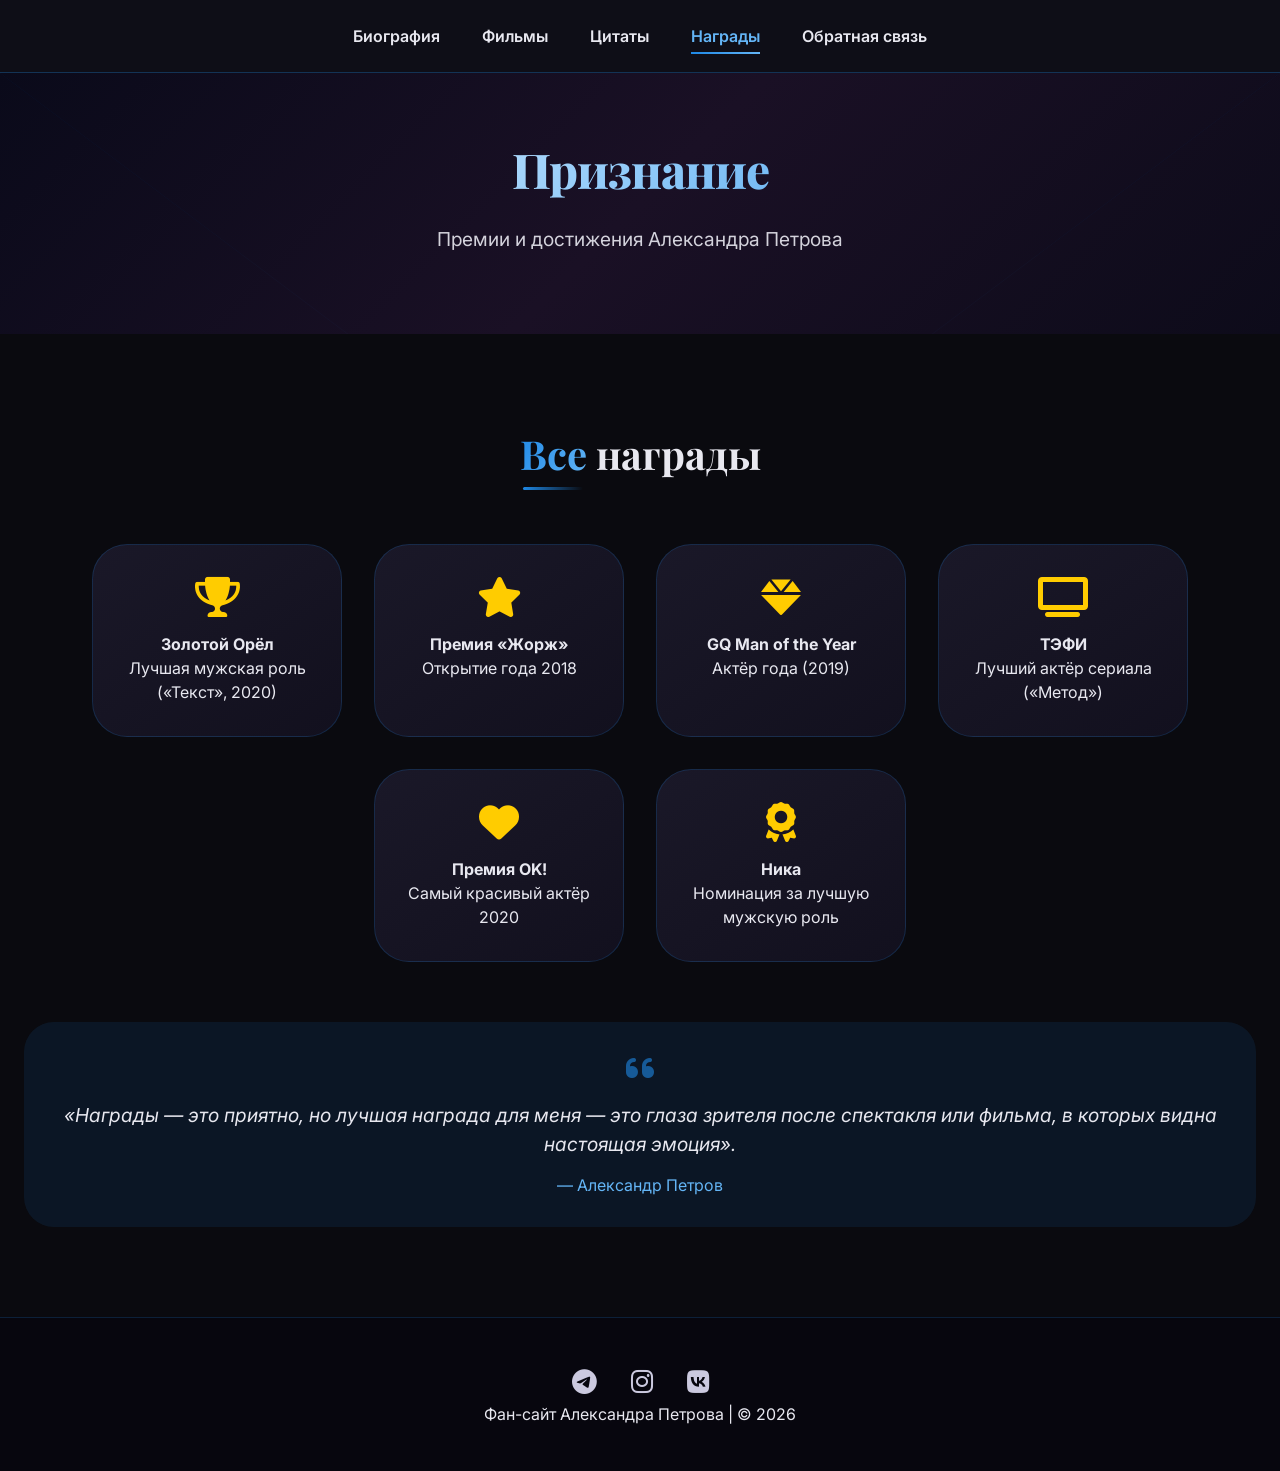
<file: awards.html>
<!DOCTYPE html>
<html lang="ru">
<head>
    <meta charset="UTF-8">
    <meta name="viewport" content="width=device-width, initial-scale=1.0, user-scalable=yes">
    <title>Александр Петров | Награды</title>
    <link href="https://fonts.googleapis.com/css2?family=Playfair+Display:wght@400;500;600;700;800&family=Inter:wght@300;400;500;600;700;800&display=swap" rel="stylesheet">
    <link rel="stylesheet" href="https://cdnjs.cloudflare.com/ajax/libs/font-awesome/6.0.0-beta3/css/all.min.css">
    <link href="https://unpkg.com/aos@2.3.1/dist/aos.css" rel="stylesheet">
    <link rel="stylesheet" href="style.css">
</head>
<body>
    <nav class="nav-links">
        <a href="index.html">Биография</a>
        <a href="films.html">Фильмы</a>
        <a href="quotes.html">Цитаты</a>
        <a href="awards.html" class="active">Награды</a>
        <a href="feedback.html">Обратная связь</a>
    </nav>

    <section class="hero small-hero">
        <div class="container hero-content">
            <h1>Признание</h1>
            <div class="subtitle">Премии и достижения Александра Петрова</div>
        </div>
    </section>

    <section id="awards">
        <div class="container">
            <h2 class="section-title"><span>Все</span> награды</h2>
            <div class="awards-grid" id="awards-container"></div>
            <div class="awards-quote" data-aos="fade-up" style="margin-top: 60px; text-align: center; padding: 30px; background: rgba(30,136,229,0.1); border-radius: 30px;">
                <i class="fas fa-quote-left" style="font-size: 2rem; color: #1e88e5; opacity: 0.6;"></i>
                <p style="font-size: 1.2rem; margin-top: 15px; font-style: italic;">«Награды — это приятно, но лучшая награда для меня — это глаза зрителя после спектакля или фильма, в которых видна настоящая эмоция».</p>
                <p style="margin-top: 15px; color: #64b5f6;">— Александр Петров</p>
            </div>
        </div>
    </section>

    <footer>
        <div class="container">
            <div class="social-icons">
                <a href="https://t.me/kry0s67" target="_blank"><i class="fab fa-telegram"></i></a>
                <a href="#"><i class="fab fa-instagram"></i></a>
                <a href="#"><i class="fab fa-vk"></i></a>
            </div>
            <p>Фан-сайт Александра Петрова | © 2026</p>
        </div>
    </footer>

    <script src="https://unpkg.com/aos@2.3.1/dist/aos.js"></script>
    <script src="awards-script.js"></script>
</body>
</html>
</file>
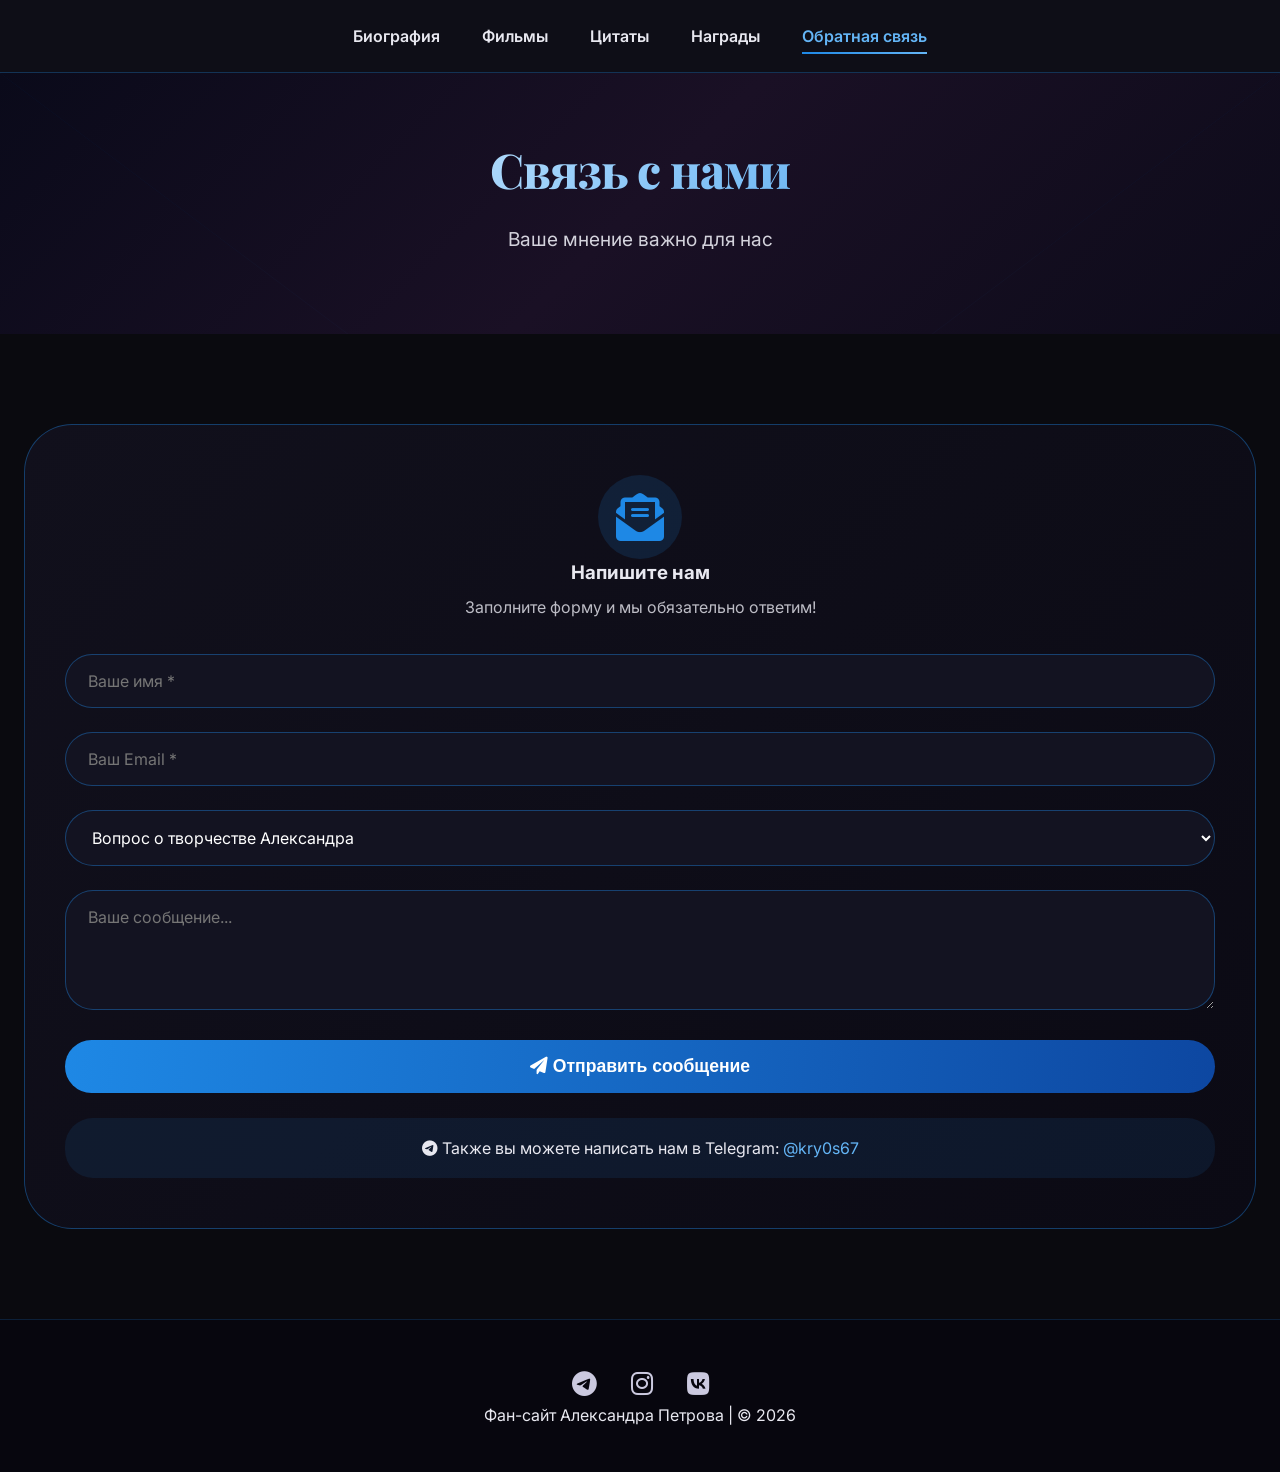
<file: feedback.html>
<!DOCTYPE html>
<html lang="ru">
<head>
    <meta charset="UTF-8">
    <meta name="viewport" content="width=device-width, initial-scale=1.0, user-scalable=yes">
    <title>Александр Петров | Обратная связь</title>
    <link href="https://fonts.googleapis.com/css2?family=Playfair+Display:wght@400;500;600;700;800&family=Inter:wght@300;400;500;600;700;800&display=swap" rel="stylesheet">
    <link rel="stylesheet" href="https://cdnjs.cloudflare.com/ajax/libs/font-awesome/6.0.0-beta3/css/all.min.css">
    <link href="https://unpkg.com/aos@2.3.1/dist/aos.css" rel="stylesheet">
    <link rel="stylesheet" href="style.css">
</head>
<body>
    <nav class="nav-links">
        <a href="index.html">Биография</a>
        <a href="films.html">Фильмы</a>
        <a href="quotes.html">Цитаты</a>
        <a href="awards.html">Награды</a>
        <a href="feedback.html" class="active">Обратная связь</a>
    </nav>

    <section class="hero small-hero">
        <div class="container hero-content">
            <h1>Связь с нами</h1>
            <div class="subtitle">Ваше мнение важно для нас</div>
        </div>
    </section>

    <section id="feedback">
        <div class="container">
            <div class="feedback-section" data-aos="fade-up">
                <div class="feedback-title">
                    <i class="fas fa-envelope-open-text"></i>
                    <h3>Напишите нам</h3>
                    <p style="opacity:0.8; margin-top: 8px;">Заполните форму и мы обязательно ответим!</p>
                </div>
                
                <!-- ИСПРАВЛЕННАЯ ФОРМА - рабочий Formspree endpoint -->
                <form id="contactForm" action="https://formspree.io/f/xgvargdp" method="POST">
                    <div class="form-group">
                        <input type="text" name="name" id="name" placeholder="Ваше имя *" required>
                    </div>
                    <div class="form-group">
                        <input type="email" name="email" id="email" placeholder="Ваш Email *" required>
                    </div>
                    <div class="form-group">
                        <select name="topic" id="topic">
                            <option value="question">Вопрос о творчестве Александра</option>
                            <option value="suggestion">Пожелание для сайта</option>
                            <option value="cooperation">Сотрудничество</option>
                            <option value="other">Другое</option>
                        </select>
                    </div>
                    <div class="form-group">
                        <textarea name="message" id="message" placeholder="Ваше сообщение..." required></textarea>
                    </div>
                    <input type="hidden" name="_subject" value="Новое сообщение с фан-сайта Александр Петрова">
                    <input type="hidden" name="_next" value="https://kry0s67.github.io/thanks.html">
                    <button type="submit" class="feedback-btn" id="submitBtn">
                        <i class="fas fa-paper-plane"></i> Отправить сообщение
                    </button>
                    <div id="formStatus" class="form-status"></div>
                </form>
                
                <div class="telegram-mini">
                    <i class="fab fa-telegram"></i> Также вы можете написать нам в Telegram: 
                    <a href="https://t.me/kry0s67" target="_blank">@kry0s67</a>
                </div>
            </div>
        </div>
    </section>

    <footer>
        <div class="container">
            <div class="social-icons">
                <a href="https://t.me/kry0s67" target="_blank"><i class="fab fa-telegram"></i></a>
                <a href="#"><i class="fab fa-instagram"></i></a>
                <a href="#"><i class="fab fa-vk"></i></a>
            </div>
            <p>Фан-сайт Александра Петрова | © 2026</p>
        </div>
    </footer>

    <script src="https://unpkg.com/aos@2.3.1/dist/aos.js"></script>
    <script src="feedback-script.js"></script>
</body>
</html>
</file>
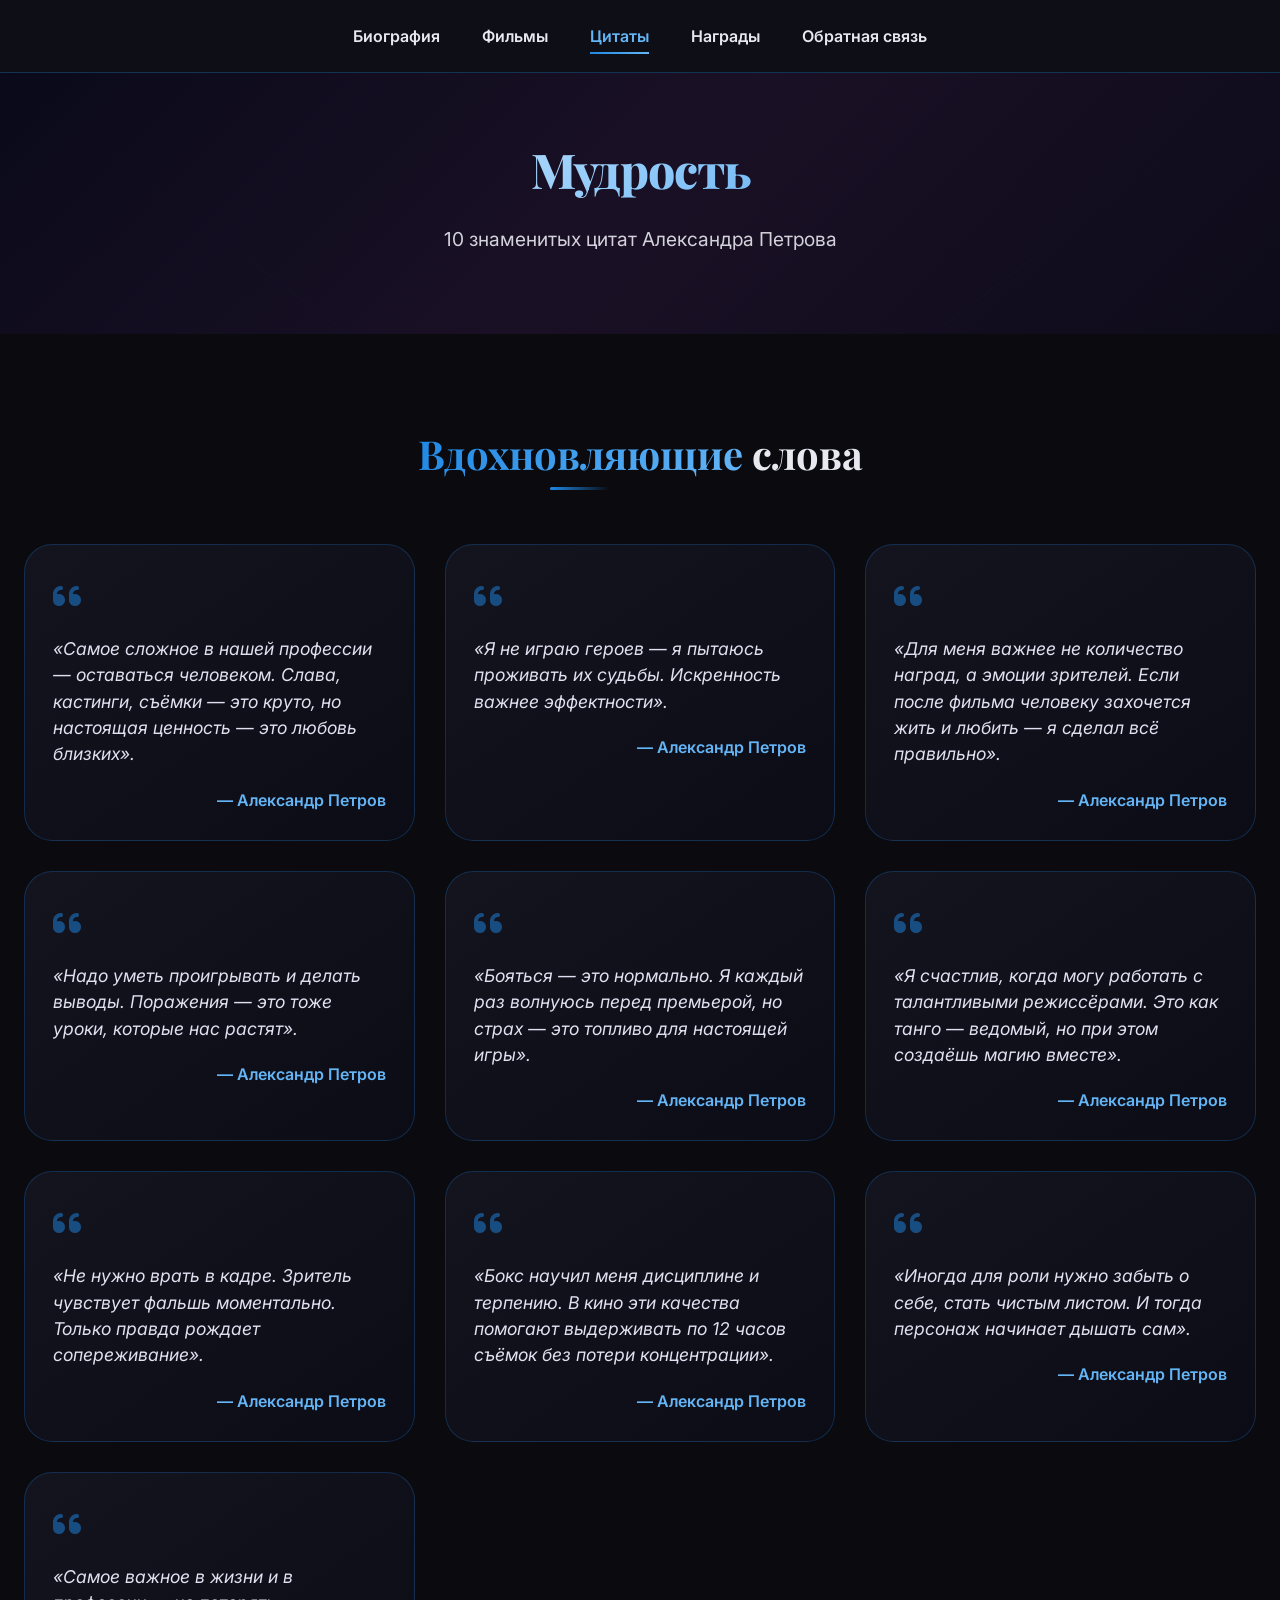
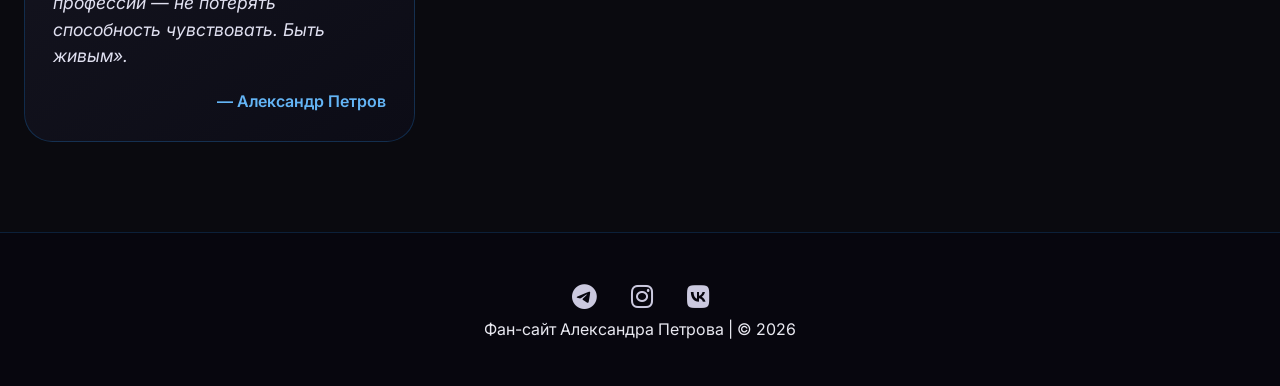
<file: quotes.html>
<!DOCTYPE html>
<html lang="ru">
<head>
    <meta charset="UTF-8">
    <meta name="viewport" content="width=device-width, initial-scale=1.0, user-scalable=yes">
    <title>Александр Петров | Цитаты</title>
    <link href="https://fonts.googleapis.com/css2?family=Playfair+Display:wght@400;500;600;700;800&family=Inter:wght@300;400;500;600;700;800&display=swap" rel="stylesheet">
    <link rel="stylesheet" href="https://cdnjs.cloudflare.com/ajax/libs/font-awesome/6.0.0-beta3/css/all.min.css">
    <link href="https://unpkg.com/aos@2.3.1/dist/aos.css" rel="stylesheet">
    <link rel="stylesheet" href="style.css">
</head>
<body>
    <nav class="nav-links">
        <a href="index.html">Биография</a>
        <a href="films.html">Фильмы</a>
        <a href="quotes.html" class="active">Цитаты</a>
        <a href="awards.html">Награды</a>
        <a href="feedback.html">Обратная связь</a>
    </nav>

    <section class="hero small-hero">
        <div class="container hero-content">
            <h1>Мудрость</h1>
            <div class="subtitle">10 знаменитых цитат Александра Петрова</div>
        </div>
    </section>

    <section id="quotes">
        <div class="container">
            <h2 class="section-title"><span>Вдохновляющие</span> слова</h2>
            <div class="quotes-gallery" id="quotes-container"></div>
        </div>
    </section>

    <footer>
        <div class="container">
            <div class="social-icons">
                <a href="https://t.me/kry0s67" target="_blank"><i class="fab fa-telegram"></i></a>
                <a href="#"><i class="fab fa-instagram"></i></a>
                <a href="#"><i class="fab fa-vk"></i></a>
            </div>
            <p>Фан-сайт Александра Петрова | © 2026</p>
        </div>
    </footer>

    <script src="https://unpkg.com/aos@2.3.1/dist/aos.js"></script>
    <script src="quotes-script.js"></script>
</body>
</html>
</file>
<file: style.css>
* {
    margin: 0;
    padding: 0;
    box-sizing: border-box;
}

body {
    font-family: 'Inter', sans-serif;
    background-color: #0a0a0f;
    color: #e8e8f0;
    line-height: 1.5;
    overflow-x: hidden;
}

::-webkit-scrollbar {
    width: 10px;
}
::-webkit-scrollbar-track {
    background: #1a1a2e;
}
::-webkit-scrollbar-thumb {
    background: linear-gradient(135deg, #1e88e5, #0d47a1);
    border-radius: 20px;
}

.container {
    max-width: 1280px;
    margin: 0 auto;
    padding: 0 24px;
}

@keyframes fadeInUp {
    from { opacity: 0; transform: translateY(40px); }
    to { opacity: 1; transform: translateY(0); }
}

@keyframes glowPulse {
    0%, 100% { text-shadow: 0 0 20px rgba(30, 136, 229, 0.3); }
    50% { text-shadow: 0 0 40px rgba(30, 136, 229, 0.6); }
}

@keyframes float {
    0%, 100% { transform: translateY(0px); }
    50% { transform: translateY(-10px); }
}

/* Навигация */
.nav-links {
    display: flex;
    justify-content: center;
    gap: 42px;
    background: rgba(15, 15, 25, 0.95);
    backdrop-filter: blur(12px);
    padding: 18px 0;
    position: sticky;
    top: 0;
    z-index: 100;
    border-bottom: 1px solid rgba(30, 136, 229, 0.3);
}

.nav-links a {
    text-decoration: none;
    font-weight: 600;
    color: #e8e8f0;
    transition: 0.3s;
    font-size: 1rem;
    padding: 6px 0;
    position: relative;
}

.nav-links a::after {
    content: '';
    position: absolute;
    bottom: 0;
    left: 0;
    width: 0;
    height: 2px;
    background: linear-gradient(90deg, #1e88e5, #64b5f6);
    transition: width 0.3s ease;
}

.nav-links a:hover::after,
.nav-links a.active::after {
    width: 100%;
}

.nav-links a:hover,
.nav-links a.active {
    color: #64b5f6;
}

/* Hero */
.hero {
    background: linear-gradient(135deg, #0a0a1a 0%, #1a1025 50%, #0d0b1a 100%);
    padding: 100px 0 120px;
    text-align: center;
    position: relative;
    overflow: hidden;
}

.hero.small-hero {
    padding: 60px 0 80px;
}

.hero::before {
    content: "";
    position: absolute;
    top: 0;
    left: 0;
    width: 100%;
    height: 100%;
    background-image: url('data:image/svg+xml;utf8,<svg xmlns="http://www.w3.org/2000/svg" viewBox="0 0 2000 1500" opacity="0.05"><path fill="none" stroke="%231e88e5" stroke-width="1" d="M0 0 L2000 1500 M2000 0 L0 1500"/><circle cx="1000" cy="750" r="300" stroke="%231e88e5" stroke-width="0.5" fill="none"/></svg>');
    background-size: cover;
    animation: float 20s ease-in-out infinite;
    pointer-events: none;
}

.hero-content {
    position: relative;
    z-index: 2;
    animation: fadeInUp 0.8s ease-out;
}

.hero h1 {
    font-family: 'Playfair Display', serif;
    font-size: 4rem;
    font-weight: 800;
    letter-spacing: -1px;
    margin-bottom: 20px;
    background: linear-gradient(135deg, #ffffff, #90caf9, #1e88e5);
    background-clip: text;
    -webkit-background-clip: text;
    color: transparent;
    animation: glowPulse 3s ease-in-out infinite;
}

.small-hero h1 {
    font-size: 3rem;
}

.hero .subtitle {
    font-size: 1.2rem;
    font-weight: 400;
    opacity: 0.9;
    max-width: 600px;
    margin: 0 auto;
}

.hero-quote {
    font-style: italic;
    font-weight: 300;
    border-left: 3px solid #1e88e5;
    padding-left: 20px;
    max-width: 550px;
    margin: 30px auto 0;
    text-align: left;
    color: #cbc9df;
}

/* Секции */
section {
    padding: 90px 0;
}

.section-title {
    font-family: 'Playfair Display', serif;
    font-size: 2.5rem;
    font-weight: 700;
    margin-bottom: 60px;
    text-align: center;
}

.section-title span {
    background: linear-gradient(120deg, #1e88e5, #64b5f6);
    background-clip: text;
    -webkit-background-clip: text;
    color: transparent;
    position: relative;
}

.section-title span::before {
    content: '';
    position: absolute;
    bottom: -10px;
    left: 50%;
    transform: translateX(-50%);
    width: 60px;
    height: 3px;
    background: linear-gradient(90deg, #1e88e5, transparent);
    border-radius: 3px;
}

/* Биография */
.bio-grid {
    display: flex;
    flex-wrap: wrap;
    gap: 50px;
    align-items: center;
    justify-content: center;
}

.bio-img img {
    width: 100%;
    max-width: 350px;
    border-radius: 30px;
    border: 2px solid rgba(30, 136, 229, 0.3);
    transition: transform 0.3s;
}

.bio-img img:hover {
    transform: scale(1.02);
}

.bio-text {
    flex: 2;
    min-width: 300px;
}

.bio-text p {
    margin-bottom: 22px;
    font-size: 1.08rem;
    color: #d0d0e0;
    line-height: 1.7;
}

/* Факты */
.facts {
    display: flex;
    flex-wrap: wrap;
    gap: 28px;
    justify-content: center;
    margin-top: 60px;
}

.fact-card {
    background: rgba(30, 28, 45, 0.7);
    backdrop-filter: blur(10px);
    border-radius: 28px;
    padding: 28px 24px;
    flex: 1 1 200px;
    text-align: center;
    border: 1px solid rgba(30, 136, 229, 0.2);
    transition: all 0.3s;
}

.fact-card:hover {
    transform: translateY(-8px);
    border-color: #1e88e5;
}

.fact-card i {
    font-size: 2.5rem;
    color: #1e88e5;
    margin-bottom: 15px;
}

/* Фильмы */
.film-list {
    display: grid;
    grid-template-columns: repeat(auto-fill, minmax(340px, 1fr));
    gap: 35px;
}

.film-card {
    background: linear-gradient(145deg, #14141f, #0c0c16);
    border-radius: 30px;
    overflow: hidden;
    transition: all 0.4s cubic-bezier(0.175, 0.885, 0.32, 1.275);
    border: 1px solid rgba(30, 136, 229, 0.15);
}

.film-card:hover {
    transform: translateY(-12px) scale(1.02);
    border-color: #1e88e5;
    box-shadow: 0 25px 35px -12px rgba(30, 136, 229, 0.25);
}

.film-poster {
    position: relative;
    height: 280px;
    overflow: hidden;
}

.film-poster img {
    width: 100%;
    height: 100%;
    object-fit: cover;
    transition: transform 0.5s;
}

.film-card:hover .film-poster img {
    transform: scale(1.08);
}

.film-poster-overlay {
    position: absolute;
    bottom: 0;
    left: 0;
    right: 0;
    background: linear-gradient(to top, rgba(0,0,0,0.8), transparent);
    padding: 20px;
    opacity: 0;
    transition: opacity 0.3s;
}

.film-card:hover .film-poster-overlay {
    opacity: 1;
}

.film-info {
    padding: 24px;
}

.film-info h3 {
    font-size: 1.5rem;
    margin-bottom: 6px;
    font-family: 'Playfair Display', serif;
}

.kp-rating {
    display: inline-flex;
    align-items: center;
    gap: 8px;
    background: rgba(0, 0, 0, 0.4);
    padding: 4px 12px;
    border-radius: 40px;
    margin-bottom: 16px;
    font-size: 0.85rem;
}

.kp-rating i {
    color: #ffcc00;
}

.likes-system {
    display: flex;
    align-items: center;
    gap: 20px;
    margin: 16px 0;
    padding-top: 8px;
    border-top: 1px solid rgba(255,255,255,0.1);
}

.like-btn, .dislike-btn {
    display: flex;
    align-items: center;
    gap: 8px;
    background: rgba(30, 30, 50, 0.6);
    border: none;
    padding: 8px 16px;
    border-radius: 40px;
    cursor: pointer;
    transition: all 0.2s;
    font-size: 0.9rem;
    color: #c0c0d0;
}

.like-btn:hover {
    background: rgba(76, 175, 80, 0.2);
    color: #4caf50;
}

.like-btn.active {
    background: rgba(76, 175, 80, 0.3);
    color: #4caf50;
}

.dislike-btn:hover {
    background: rgba(244, 67, 54, 0.2);
    color: #f44336;
}

.dislike-btn.active {
    background: rgba(244, 67, 54, 0.3);
    color: #f44336;
}

.film-btn {
    background: linear-gradient(95deg, rgba(30, 136, 229, 0.15), rgba(13, 71, 161, 0.1));
    border: 1px solid rgba(30, 136, 229, 0.5);
    padding: 10px;
    border-radius: 40px;
    color: #64b5f6;
    font-weight: 600;
    cursor: pointer;
    transition: all 0.3s;
    width: 100%;
}

.film-btn:hover {
    background: linear-gradient(95deg, #1e88e5, #0d47a1);
    color: white;
    transform: scale(1.02);
}

/* Цитаты */
.quotes-gallery {
    display: grid;
    grid-template-columns: repeat(auto-fill, minmax(340px, 1fr));
    gap: 30px;
}

.quote-card {
    background: linear-gradient(145deg, #14141f, #0c0c16);
    border-radius: 28px;
    padding: 28px;
    border: 1px solid rgba(30, 136, 229, 0.25);
    transition: all 0.3s;
}

.quote-card:hover {
    transform: translateY(-8px);
    border-color: #1e88e5;
}

.quote-icon {
    font-size: 2rem;
    color: #1e88e5;
    opacity: 0.5;
    margin-bottom: 15px;
}

.quote-text {
    font-size: 1.1rem;
    line-height: 1.5;
    font-style: italic;
    margin-bottom: 20px;
    color: #e0e0f0;
}

.quote-author {
    font-weight: 600;
    color: #64b5f6;
    text-align: right;
}

/* Награды */
.awards-grid {
    display: flex;
    flex-wrap: wrap;
    justify-content: center;
    gap: 32px;
}

.award-item {
    background: linear-gradient(145deg, #1a1828, #12101e);
    border-radius: 35px;
    padding: 32px 28px;
    width: 250px;
    text-align: center;
    border: 1px solid rgba(30, 136, 229, 0.2);
    transition: all 0.3s;
}

.award-item:hover {
    transform: scale(1.05);
    border-color: #1e88e5;
}

.award-item i {
    font-size: 2.5rem;
    color: #ffcc00;
    margin-bottom: 15px;
}

/* Форма обратной связи */
.feedback-section {
    background: linear-gradient(135deg, #11101c, #0b0a14);
    border-radius: 48px;
    padding: 50px 40px;
    border: 1px solid rgba(30, 136, 229, 0.4);
}

.feedback-title {
    text-align: center;
    margin-bottom: 35px;
}

.feedback-title i {
    font-size: 3rem;
    color: #1e88e5;
    background: rgba(30,136,229,0.15);
    padding: 18px;
    border-radius: 60px;
}

.form-group {
    margin-bottom: 24px;
}

.form-group input, .form-group textarea, .form-group select {
    width: 100%;
    background: rgba(20, 20, 35, 0.9);
    border: 1px solid rgba(30, 136, 229, 0.4);
    padding: 16px 22px;
    border-radius: 60px;
    font-size: 1rem;
    color: white;
    font-family: 'Inter', sans-serif;
}

.form-group textarea {
    border-radius: 28px;
    min-height: 120px;
    resize: vertical;
}

.feedback-btn {
    background: linear-gradient(95deg, #1e88e5, #0d47a1);
    border: none;
    padding: 16px 40px;
    border-radius: 60px;
    font-size: 1.1rem;
    font-weight: bold;
    color: white;
    cursor: pointer;
    width: 100%;
    transition: all 0.3s;
}

.feedback-btn:hover {
    transform: scale(1.02);
    box-shadow: 0 8px 25px rgba(30, 136, 229, 0.4);
}

.form-status {
    text-align: center;
    margin-top: 20px;
    padding: 12px;
    border-radius: 50px;
    display: none;
}

.form-status.success {
    display: block;
    background: rgba(76, 175, 80, 0.2);
    color: #8bc34a;
}

.form-status.error {
    display: block;
    background: rgba(244, 67, 54, 0.2);
    color: #ff8a7a;
}

.telegram-mini {
    background: rgba(30, 136, 229, 0.1);
    border-radius: 28px;
    padding: 18px;
    margin-top: 25px;
    text-align: center;
}

.telegram-mini a {
    color: #64b5f6;
    text-decoration: none;
}

/* Модальное окно */
.modal {
    display: none;
    position: fixed;
    top: 0;
    left: 0;
    width: 100%;
    height: 100%;
    background: rgba(0, 0, 0, 0.85);
    backdrop-filter: blur(12px);
    z-index: 1000;
    justify-content: center;
    align-items: center;
}

.modal.active {
    display: flex;
}

.modal-content {
    background: linear-gradient(145deg, #1a1a2a, #11111d);
    max-width: 500px;
    width: 90%;
    border-radius: 40px;
    padding: 35px 30px;
    border: 1px solid rgba(30, 136, 229, 0.6);
    position: relative;
}

.modal-close {
    position: absolute;
    top: 20px;
    right: 25px;
    font-size: 28px;
    cursor: pointer;
    color: #1e88e5;
}

.modal-close:hover {
    transform: scale(1.2);
}

.modal-detail p {
    margin: 8px 0;
    display: flex;
    align-items: center;
    gap: 12px;
}

.modal-detail i {
    width: 28px;
    color: #1e88e5;
}

/* Футер */
footer {
    background: #07060e;
    padding: 45px 0;
    text-align: center;
    border-top: 1px solid rgba(30, 136, 229, 0.2);
}

.social-icons a {
    color: #cbc9df;
    margin: 0 15px;
    font-size: 1.6rem;
    transition: 0.3s;
    display: inline-block;
}

.social-icons a:hover {
    color: #1e88e5;
    transform: translateY(-5px);
}

@media (max-width: 800px) {
    .hero h1 { font-size: 2.5rem; }
    .small-hero h1 { font-size: 2rem; }
    .section-title { font-size: 1.8rem; }
    .nav-links { gap: 20px; flex-wrap: wrap; }
    .film-poster { height: 220px; }
    .film-list { grid-template-columns: 1fr; }
}
</file>
